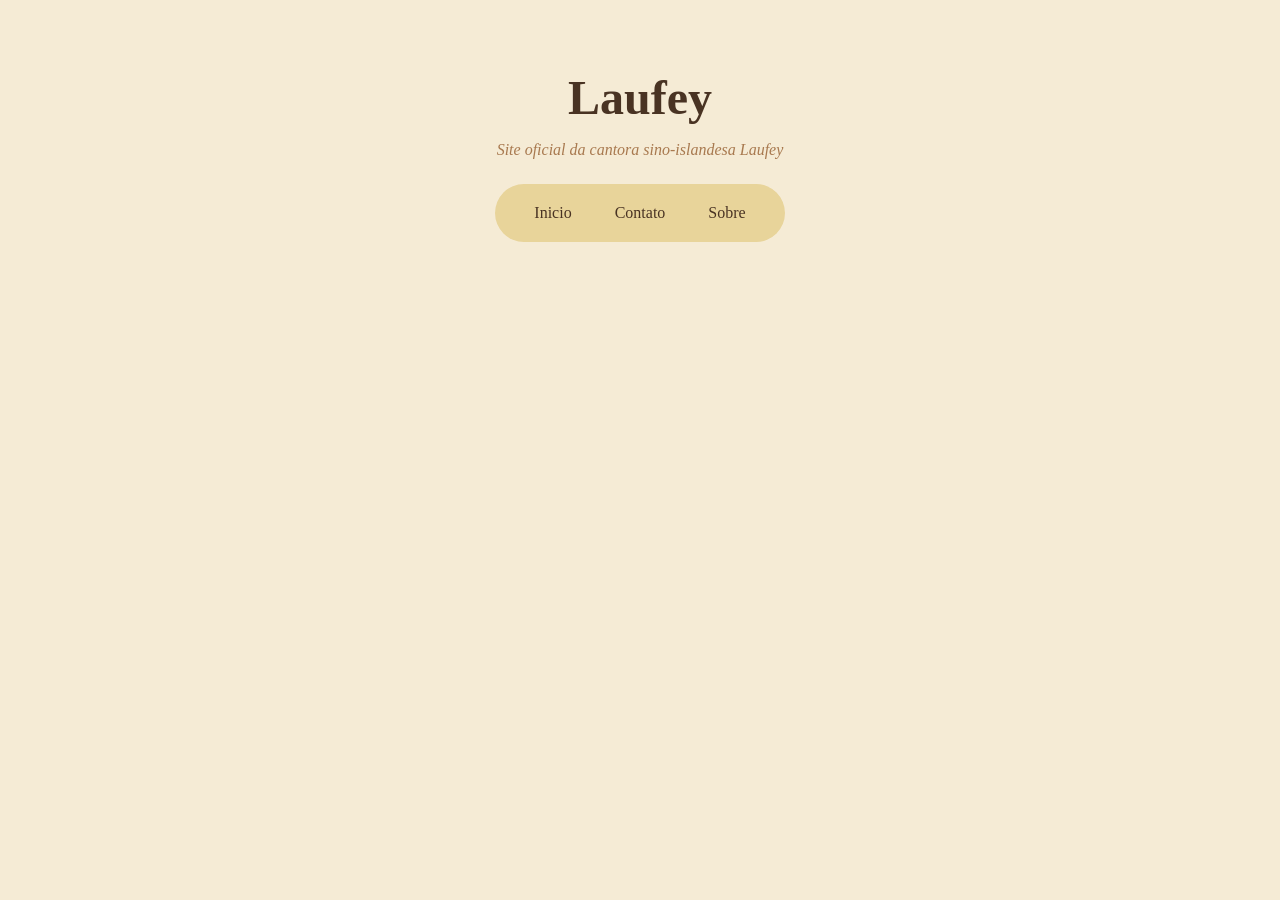
<file: laufey/index.html>
<!DOCTYPE html>
<html lang="pt-BR">
<head>
    <meta charset="UTF-8">
    <meta name="viewport" content="width=device-width, initial-scale=1.0">
    <title>Laufey - Site</title>
    <link rel="stylesheet" href="laufey.css"
</head>
<body>
    <header>
        <h1>Laufey</h1>
        <p>Site oficial da cantora sino-islandesa Laufey</p>

        <nav>
            <a href="index.html">Inicio</a>
            <a href="contato.html">Contato</a>
            <a href="sobre.html">Sobre</a>
        </nav>
    </header>
</body>
</html>
</file>
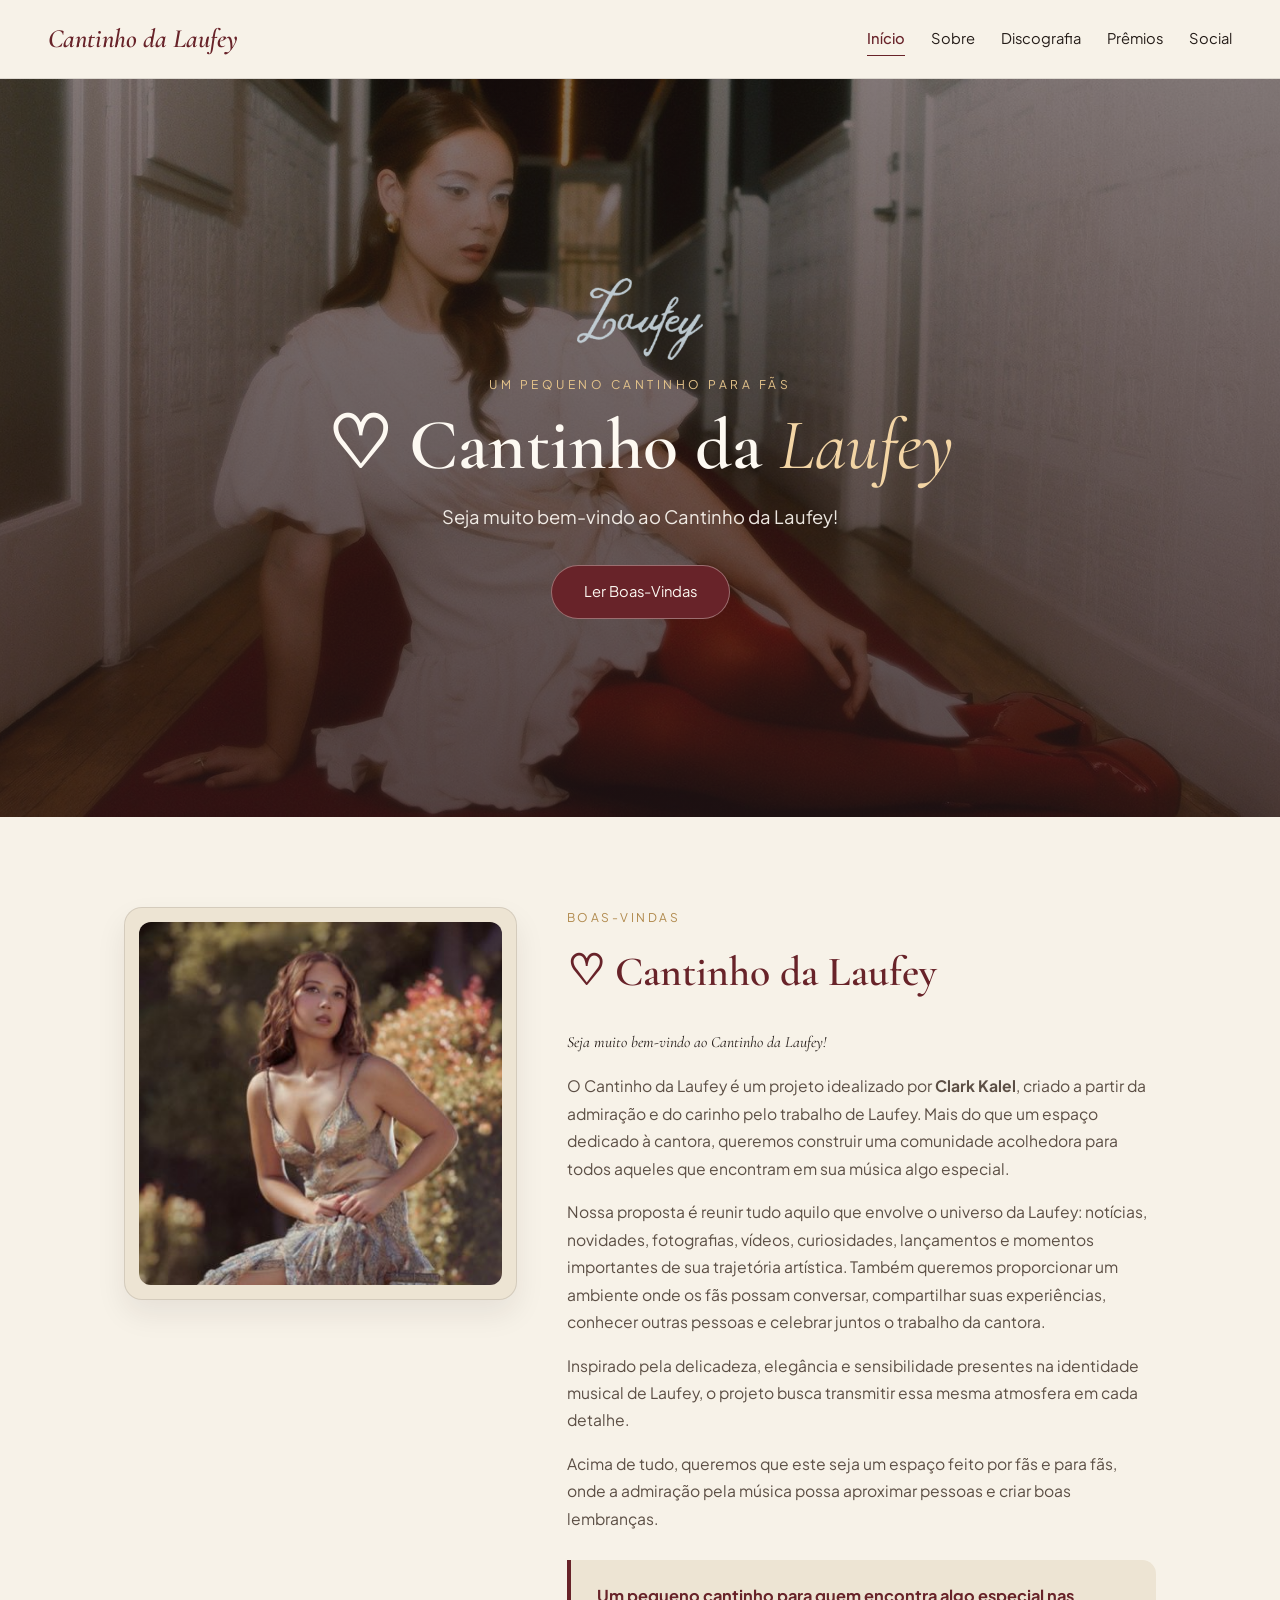
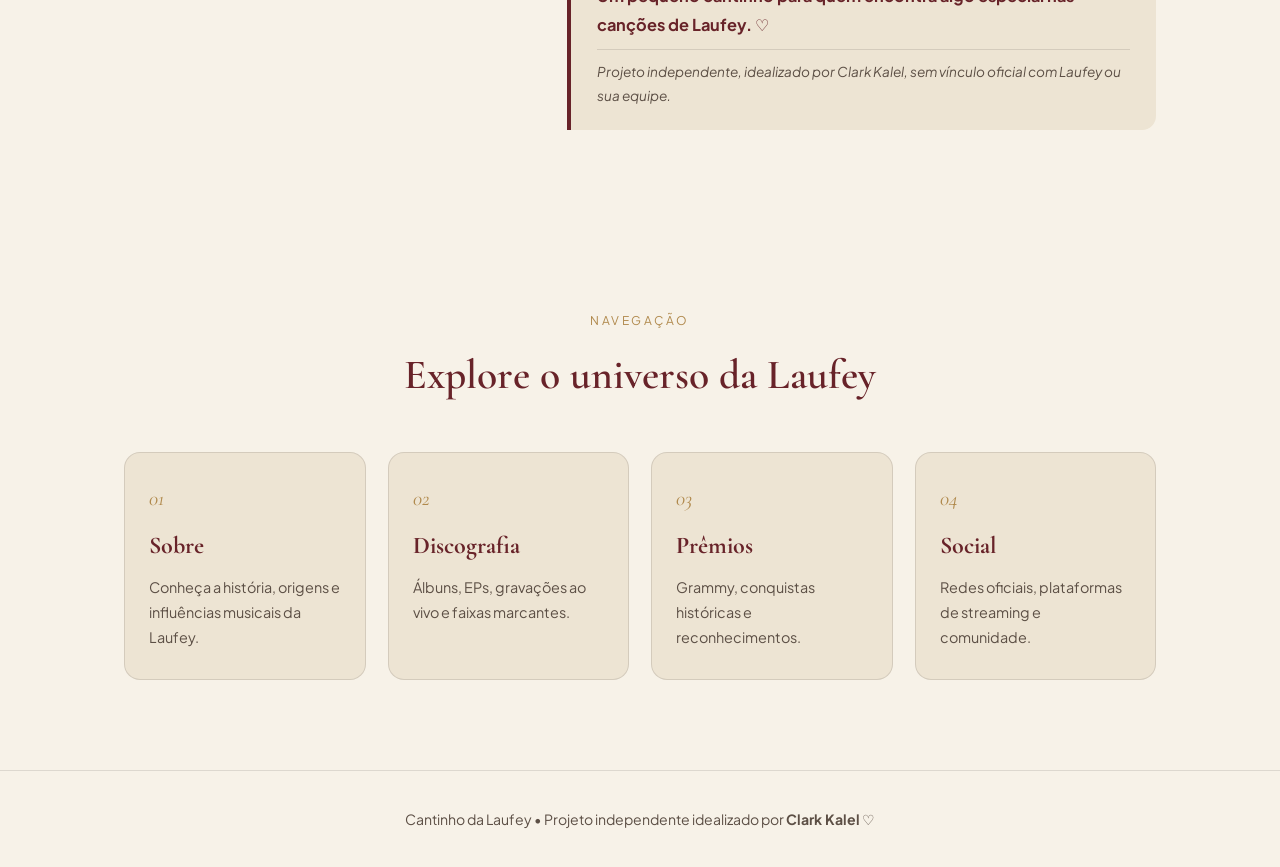
<file: Laufey/index.html>
<!DOCTYPE html>
<html lang="pt-BR">
<head>
    <meta charset="UTF-8">
    <meta name="viewport" content="width=device-width, initial-scale=1.0">
    <title>Cantinho da Laufey — Início</title>
    <link rel="preconnect" href="https://fonts.googleapis.com">
    <link rel="preconnect" href="https://fonts.gstatic.com" crossorigin>
    <link href="https://fonts.googleapis.com/css2?family=Cormorant+Garamond:ital,wght@0,500;0,600;1,400;1,600&family=Plus+Jakarta+Sans:wght@300;400;500;600&display=swap" rel="stylesheet">
    <link rel="stylesheet" href="style.css">
</head>
<body>

    <header class="navbar">
        <a href="index.html" class="logo-area">
            <span>Cantinho da Laufey</span>
        </a>
        <nav class="nav-links">
            <a href="index.html" class="active">Início</a>
            <a href="sobre.html">Sobre</a>
            <a href="discografia.html">Discografia</a>
            <a href="premios.html">Prêmios</a>
            <a href="social.html">Social</a>
        </nav>
    </header>

    <section class="hero-banner">
        <div class="hero-overlay"></div>
        <div class="hero-content reveal">
            <img src="imagenslaufey/idyNRcdboL_logos.png" alt="Laufey Logo" class="hero-signature">
            <span class="subtitle">Um pequeno cantinho para fãs</span>
            <h1>♡ Cantinho da <em>Laufey</em></h1>
            <p class="welcome-text">
                Seja muito bem-vindo ao Cantinho da Laufey!
            </p>
            <a href="#sobre-o-site" class="btn-vintage">Ler Boas-Vindas</a>
        </div>
    </section>

    <section id="sobre-o-site" class="section container reveal">
        <div class="about-site-grid">
            <div class="site-image-frame">
                <img src="imagenslaufey/idN9Yfk1Id_logos.jpeg" alt="Laufey Retrato">
            </div>

            <div class="site-story">
                <span class="tag">Boas-vindas</span>
                <h2>♡ Cantinho da Laufey</h2>

                <p class="lead-greeting">
                    Seja muito bem-vindo ao Cantinho da Laufey!
                </p>

                <p>
                    O Cantinho da Laufey é um projeto idealizado por <strong>Clark Kalel</strong>, criado a partir da admiração e do carinho pelo trabalho de Laufey. Mais do que um espaço dedicado à cantora, queremos construir uma comunidade acolhedora para todos aqueles que encontram em sua música algo especial.
                </p>

                <p>
                    Nossa proposta é reunir tudo aquilo que envolve o universo da Laufey: notícias, novidades, fotografias, vídeos, curiosidades, lançamentos e momentos importantes de sua trajetória artística. Também queremos proporcionar um ambiente onde os fãs possam conversar, compartilhar suas experiências, conhecer outras pessoas e celebrar juntos o trabalho da cantora.
                </p>

                <p>
                    Inspirado pela delicadeza, elegância e sensibilidade presentes na identidade musical de Laufey, o projeto busca transmitir essa mesma atmosfera em cada detalhe.
                </p>

                <p>
                    Acima de tudo, queremos que este seja um espaço feito por fãs e para fãs, onde a admiração pela música possa aproximar pessoas e criar boas lembranças.
                </p>

                <div class="founder-card">
                    <p class="highlight-quote">
                        <strong>Um pequeno cantinho para quem encontra algo especial nas canções de Laufey.</strong> ♡
                    </p>
                    <span class="disclaimer-text">
                        <em>Projeto independente, idealizado por Clark Kalel, sem vínculo oficial com Laufey ou sua equipe.</em>
                    </span>
                </div>
            </div>
        </div>
    </section>

    <section class="section container reveal">
        <div class="explore-header">
            <span class="tag">Navegação</span>
            <h2>Explore o universo da Laufey</h2>
        </div>

        <div class="pages-menu-grid">
            <a href="sobre.html" class="page-link-card">
                <span class="card-num">01</span>
                <h3>Sobre</h3>
                <p>Conheça a história, origens e influências musicais da Laufey.</p>
            </a>

            <a href="discografia.html" class="page-link-card">
                <span class="card-num">02</span>
                <h3>Discografia</h3>
                <p>Álbuns, EPs, gravações ao vivo e faixas marcantes.</p>
            </a>

            <a href="premios.html" class="page-link-card">
                <span class="card-num">03</span>
                <h3>Prêmios</h3>
                <p>Grammy, conquistas históricas e reconhecimentos.</p>
            </a>

            <a href="social.html" class="page-link-card">
                <span class="card-num">04</span>
                <h3>Social</h3>
                <p>Redes oficiais, plataformas de streaming e comunidade.</p>
            </a>
        </div>
    </section>

    <footer>
        <p>Cantinho da Laufey • Projeto independente idealizado por <strong>Clark Kalel</strong> ♡</p>
    </footer>

    <script src="script.js"></script>
</body>
</html>
</file>
<file: laufey/laufey.css>
body {
    background-color: #F5EBD5;
    color: #493323;
    font-family: Georgia, 'Times New Roman', Times, serif;
    margin: 0
}

header {
    text-align: center;
    padding: 38px;
}

header h1 {
    font-size: 48px;
    margin-bottom: 5px;
    color:#493323
}

header p {
    color: #A8794F;
    font-style: italic;
}

nav {
    display: flex;
    justify-content: center;
    gap: 15px;
    background-color: #E8D49A;
    width: fit-content;
    margin: 25px auto;
    padding: 12px 25px;
    border-radius: 50px;
}

nav a {
    color: #493323;
    text-decoration: none;
    padding: 8px 14px;
    border-radius: 30px;
    transition: 0.3s;
}

nav a:hover {
    background-color: #A8794F;
    color: #FFF8EA;
}
</file>
<file: Laufey/style.css>
:root {
    --bg-cream: #f7f2e8;
    --bg-card: #ede4d3;
    --text-main: #241c18;
    --text-soft: #5c4f45;
    --burgundy: #682329;
    --gold: #b0894c;
    --border: rgba(36, 28, 24, 0.12);
}

* {
    margin: 0;
    padding: 0;
    box-sizing: border-box;
    scroll-behavior: smooth;
}

body {
    background-color: var(--bg-cream);
    color: var(--text-main);
    font-family: 'Plus Jakarta Sans', sans-serif;
    line-height: 1.75;
}

h1, h2, h3 {
    font-family: 'Cormorant Garamond', serif;
}

.container {
    max-width: 1080px;
    margin: 0 auto;
    padding: 0 24px;
}

.navbar {
    display: flex;
    justify-content: space-between;
    align-items: center;
    padding: 16px 48px;
    background: rgba(247, 242, 232, 0.94);
    backdrop-filter: blur(8px);
    border-bottom: 1px solid var(--border);
    position: sticky;
    top: 0;
    z-index: 100;
}

.logo-area {
    display: flex;
    align-items: center;
    gap: 12px;
    text-decoration: none;
    color: var(--burgundy);
    font-family: 'Cormorant Garamond', serif;
    font-size: 1.65rem;
    font-style: italic;
    font-weight: 600;
}

.nav-links {
    display: flex;
    gap: 26px;
}

.nav-links a {
    text-decoration: none;
    color: var(--text-main);
    font-size: 0.92rem;
    position: relative;
    transition: color 0.3s;
}

.nav-links a.active,
.nav-links a:hover {
    color: var(--burgundy);
    font-weight: 500;
}

.nav-links a::after {
    content: "";
    position: absolute;
    left: 0;
    bottom: -4px;
    width: 0;
    height: 1px;
    background-color: var(--burgundy);
    transition: width 0.3s;
}

.nav-links a.active::after,
.nav-links a:hover::after {
    width: 100%;
}

.hero-banner {
    position: relative;
    min-height: 82vh;
    background-image: url('imagenslaufey/14392182.jpg');
    background-size: cover;
    background-position: center 22%;
    display: flex;
    align-items: center;
    justify-content: center;
    text-align: center;
    padding: 60px 24px;
}

.hero-overlay {
    position: absolute;
    inset: 0;
    background: linear-gradient(
        to bottom,
        rgba(32, 16, 18, 0.56),
        rgba(36, 20, 22, 0.78)
    );
}

.hero-content {
    position: relative;
    z-index: 2;
    max-width: 700px;
    color: #fdf9f2;
}

.hero-signature {
    max-height: 82px;
    width: auto;
    margin: 0 auto 14px;
    display: block;
    mix-blend-mode: screen;
    opacity: 0.92;
}

.subtitle {
    display: block;
    text-transform: uppercase;
    letter-spacing: 3.5px;
    font-size: 0.75rem;
    color: #e5c48b;
    margin-bottom: 12px;
}

.hero-content h1 {
    font-size: clamp(2.8rem, 6vw, 4.5rem);
    line-height: 1.08;
    margin-bottom: 16px;
    font-weight: 600;
}

.hero-content h1 em {
    font-weight: 400;
    color: #f3d5a5;
}

.welcome-text {
    font-size: 1.15rem;
    color: rgba(253, 249, 242, 0.92);
    margin-bottom: 32px;
}

.btn-vintage {
    display: inline-block;
    padding: 13px 32px;
    background-color: var(--burgundy);
    color: #fdf9f2;
    text-decoration: none;
    border-radius: 50px;
    font-size: 0.92rem;
    border: 1px solid rgba(253, 249, 242, 0.35);
    transition: all 0.3s ease;
}

.btn-vintage:hover {
    background-color: #fdf9f2;
    color: var(--burgundy);
}

.section {
    padding: 90px 24px;
}

.tag {
    display: block;
    font-size: 0.75rem;
    text-transform: uppercase;
    letter-spacing: 2.5px;
    color: var(--gold);
    margin-bottom: 8px;
}

h2 {
    font-size: 2.6rem;
    font-weight: 600;
    margin-bottom: 20px;
    color: var(--burgundy);
}

.about-site-grid {
    display: grid;
    grid-template-columns: 0.8fr 1.2fr;
    gap: 50px;
    align-items: start;
}

.site-image-frame {
    background: var(--bg-card);
    padding: 14px;
    border-radius: 18px;
    border: 1px solid var(--border);
    box-shadow: 0 14px 30px rgba(36, 28, 24, 0.08);
    position: sticky;
    top: 100px;
}

.site-image-frame img {
    width: 100%;
    height: auto;
    display: block;
    border-radius: 12px;
    object-fit: cover;
}

.lead-greeting {
    font-family: 'Cormorant Garamond', serif;
    font-size: 1.5rem;
    font-style: italic;
    color: var(--text-main) !important;
    margin-bottom: 18px;
}

.site-story p {
    color: var(--text-soft);
    margin-bottom: 16px;
    font-size: 0.98rem;
}

.founder-card {
    margin-top: 28px;
    background: var(--bg-card);
    border-left: 4px solid var(--burgundy);
    padding: 22px 26px;
    border-radius: 0 14px 14px 0;
    display: flex;
    flex-direction: column;
    gap: 10px;
}

.founder-card .highlight-quote {
    color: var(--burgundy);
    font-size: 1.02rem;
    margin-bottom: 0;
}

.disclaimer-text {
    font-size: 0.85rem;
    color: var(--text-soft);
    border-top: 1px solid var(--border);
    padding-top: 10px;
}

.explore-header {
    text-align: center;
    margin-bottom: 40px;
}

.pages-menu-grid {
    display: grid;
    grid-template-columns: repeat(auto-fit, minmax(220px, 1fr));
    gap: 22px;
}

.page-link-card {
    background: var(--bg-card);
    padding: 28px 24px;
    border-radius: 16px;
    border: 1px solid var(--border);
    text-decoration: none;
    color: var(--text-main);
    transition: transform 0.3s ease, border-color 0.3s ease, box-shadow 0.3s ease;
}

.page-link-card:hover {
    transform: translateY(-6px);
    border-color: var(--burgundy);
    box-shadow: 0 12px 24px rgba(104, 35, 41, 0.09);
}

.card-num {
    font-family: 'Cormorant Garamond', serif;
    font-size: 1.3rem;
    font-style: italic;
    color: var(--gold);
    display: block;
    margin-bottom: 8px;
}

.page-link-card h3 {
    font-size: 1.5rem;
    color: var(--burgundy);
    margin-bottom: 8px;
}

.page-link-card p {
    font-size: 0.9rem;
    color: var(--text-soft);
}

footer {
    text-align: center;
    padding: 36px 24px;
    border-top: 1px solid var(--border);
    font-size: 0.88rem;
    color: var(--text-soft);
}

.reveal {
    opacity: 0;
    transform: translateY(24px);
    transition: opacity 0.8s ease, transform 0.8s ease;
}

.reveal.visible {
    opacity: 1;
    transform: translateY(0);
}

@media (max-width: 768px) {
    .navbar {
        flex-direction: column;
        gap: 12px;
        padding: 16px 20px;
    }

    .nav-links {
        flex-wrap: wrap;
        justify-content: center;
        gap: 16px;
    }

    .about-site-grid {
        grid-template-columns: 1fr;
    }

    .site-image-frame {
        position: static;
    }
}
</file>
